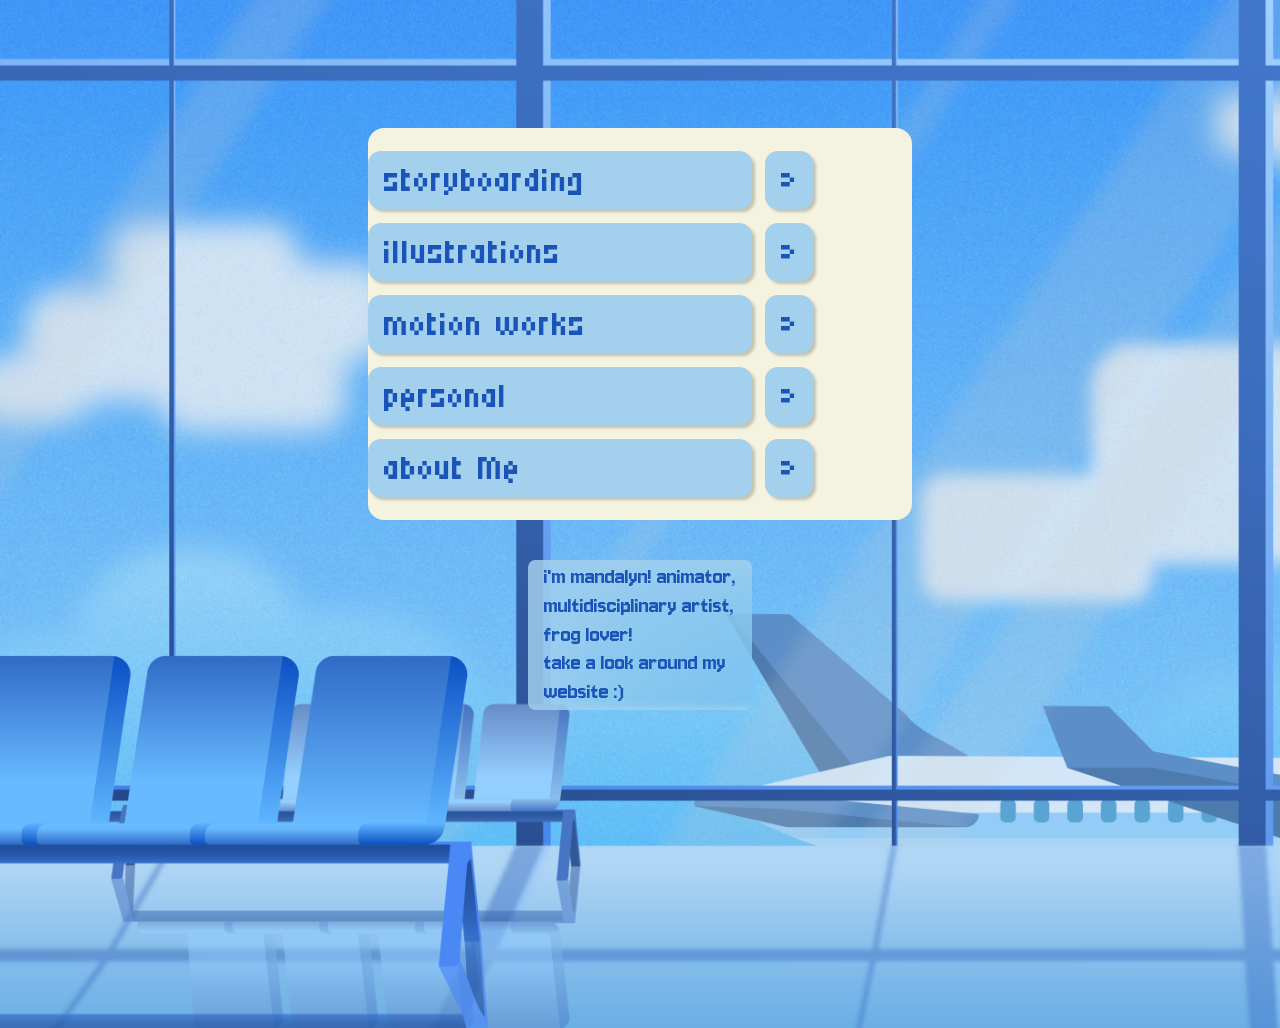
<file: index.html>
<!DOCTYPE html>
<html lang="en">
<head>
    <meta charset="UTF-8">
    <meta name="viewport" content="width=device-width, initial-scale=1.0">
    <link href="css/stylesheet.css" rel="stylesheet">
    <title>Document</title>
</head>
<body id="index">

    <nav>
        <ul class="sign">
            <li class="sign-item">
                <a href="project pages/storyboarding.html" class="pages">storyboarding</a>
                <a href="project pages/storyboarding.html" class="arrow">&gt;</a>
            </li>
            <li class="sign-item">
                <a href="project pages/illustration.html" class="pages">illustrations</a>
                <a href="project pages/illustration.html" class="arrow">&gt;</a>
            </li>
            <li class="sign-item">
                <a href="project pages/motionworks.html" class="pages">motion works</a>
                <a href="project pages/motionworks.html" class="arrow">&gt;</a>
            </li>
            <li class="sign-item">
                <a href="project pages/personal.html" class="pages">personal</a>
                <a href="project pages/personal.html" class="arrow">&gt;</a>
            </li>
            <li class="sign-item">
                <a href="about.html" class="pages">about Me</a>
                <a href="about.html" class="arrow">&gt;</a>
            </li>
        </ul>
    </nav>
    <section class="intro-bubble">
        <p>i'm mandalyn! animator,
        multidisciplinary artist, frog
        lover! <br>
        take a look around my website :&#41;</p>
    </section>
    <!-- <div class="cloud1"><img src="images/index/Cloud 1.png"></div> -->
</body>
</html>
</file>
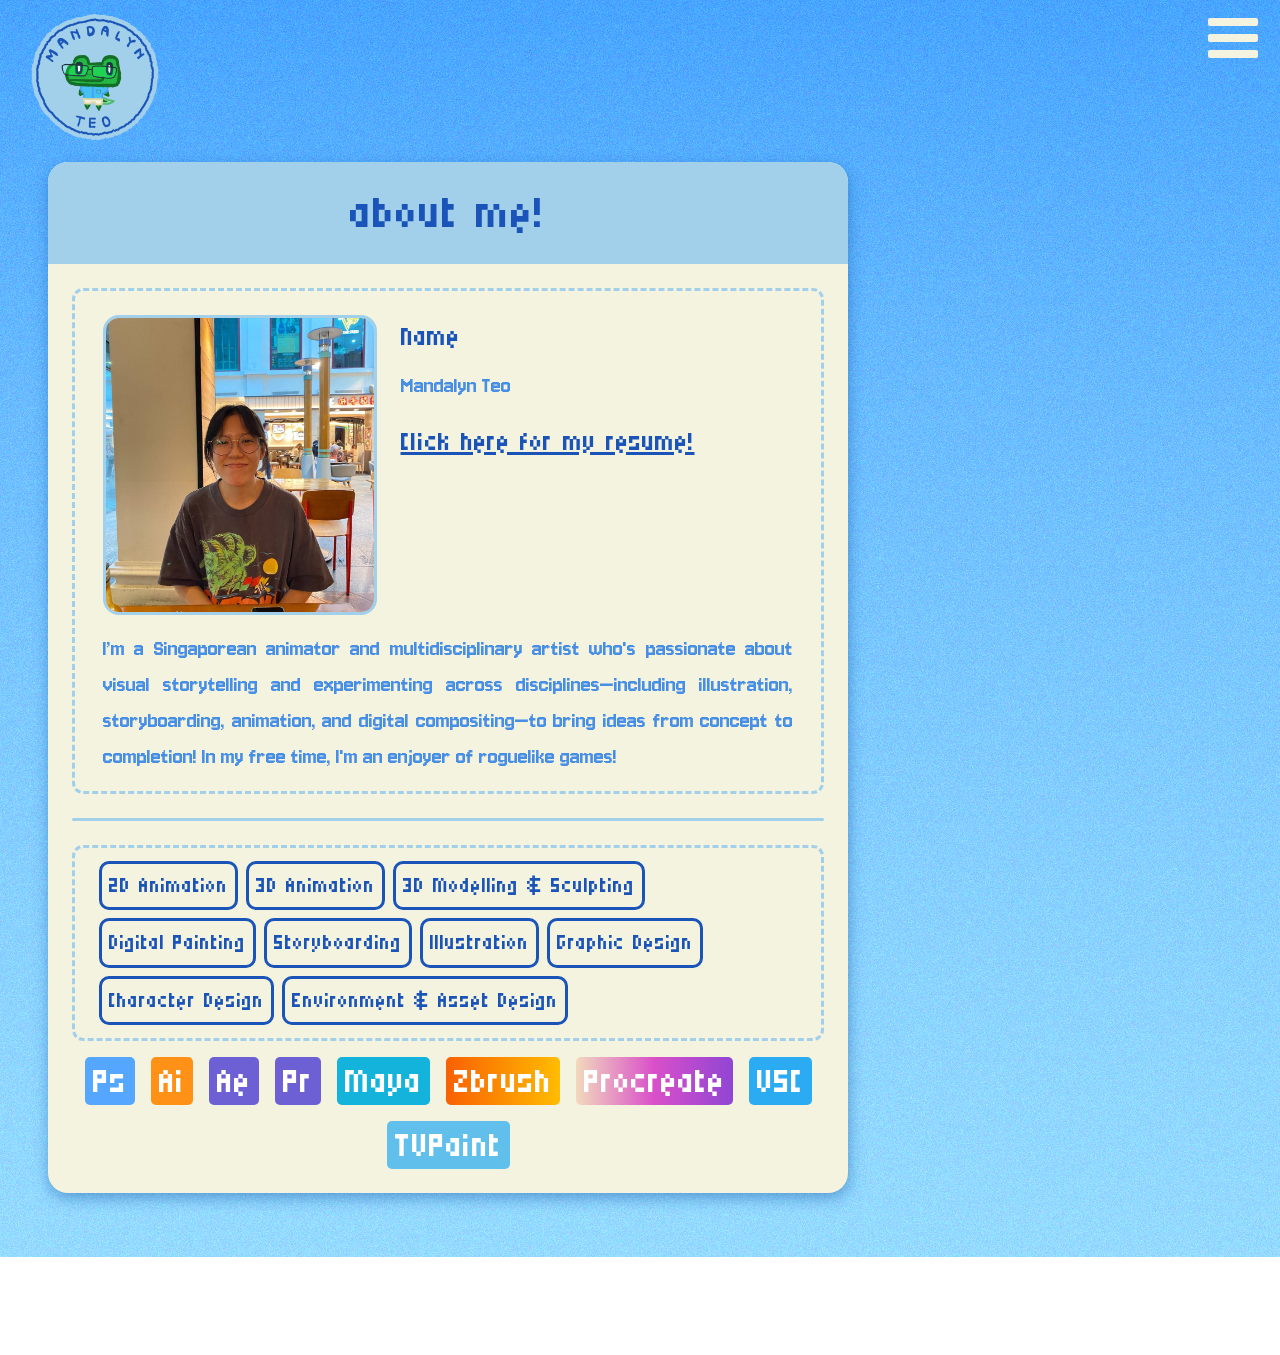
<file: about.html>
<!DOCTYPE html>
<html lang="en">
<head>
    <meta charset="UTF-8">
    <meta name="viewport" content="width=device-width, initial-scale=1.0">
    <link href="css/stylesheet.css" rel="stylesheet">
    <link href="https://cdn.jsdelivr.net/npm/bootstrap@5.3.8/dist/css/bootstrap.min.css" rel="stylesheet" integrity="sha384-sRIl4kxILFvY47J16cr9ZwB07vP4J8+LH7qKQnuqkuIAvNWLzeN8tE5YBujZqJLB" crossorigin="anonymous">
</head>
<body id="about">
    <div class="passport mx-5">

        <a href="index.html" id="logo">
            <img src="images/about/logo.PNG">
        </a>

        <nav class="site-nav">
                <input type="checkbox" id="navToggle" hidden>
                <label class="hamburger" for="navToggle">
                <span></span><span></span><span></span>
                </label>
                <ul class="dropdown-nav" id="navMenu">
                    <li><a href="project pages/storyboarding.html">Storyboarding</a></li>
                    <li><a href="project pages/illustration.html">Illustrations</a></li>
                    <li><a href="project pages/motionworks.html">Motion Works</a></li>
                    <li><a href="project pages/personal.html">Personal</a></li>
                    <li><a href="about.html">About me</a></li>
                </ul>
        </nav>

        <div class="passport-header">
            <h2>about me!</h2>
        </div>

        <div class="top-page row mx-4">
            <div class="profile-pic col-7 col-md-5">
                <img src="images/about/profile pic.jpg">
            </div>
            <div class="col-5 col-md-7">
                <h3>Name</h3>
                <p>Mandalyn Teo</p>
                <div class="resume-link">
                    <a href="https://drive.google.com/drive/u/1/folders/1RSd5Pr2sgLok0hjcR-ylzXyBPuQhSLTz">
                        <h3>
                            Click here for my resume!
                        </h3>
                    </a>
                </div>
            </div>
            <div class="summary col-12 mt-3">
                <p>
                    I’m a Singaporean animator and multidisciplinary artist who's passionate about visual storytelling and experimenting across disciplines—including illustration, storyboarding, animation, and digital compositing—to bring ideas from concept to completion! In my free time, I'm an enjoyer of roguelike games! 
                </p>
            </div>
        </div>

        <div class="section-divider"></div>

        <div class="bottom-page row justify-content-center mx-4">
            <div class="soft-skills">
                <span>2D Animation</span>
                <span>3D Animation</span>
                <span>3D Modelling & Sculpting</span>
                <span>Digital Painting</span>
                <span>Storyboarding</span>
                <span>Illustration</span>
                <span>Graphic Design</span>
                <span>Character Design</span>
                <span>Environment & Asset Design</span>
            </div>
            
            <div class="softwares mb-4">
                <span id="ps">Ps</span>
                <span id="ai">Ai</span>
                <span id="ae">Ae</span>
                <span id="pr">Pr</span>
                <span id="maya">Maya</span>
                <span id="zbrush">Zbrush</span>
                <span id="procreate">Procreate</span>
                <span id="vsc">VSC</span>
                <span id="tvpaint">TVPaint</span>
            </div>

        </div>

        
    </div>
</body>
</html>
</file>
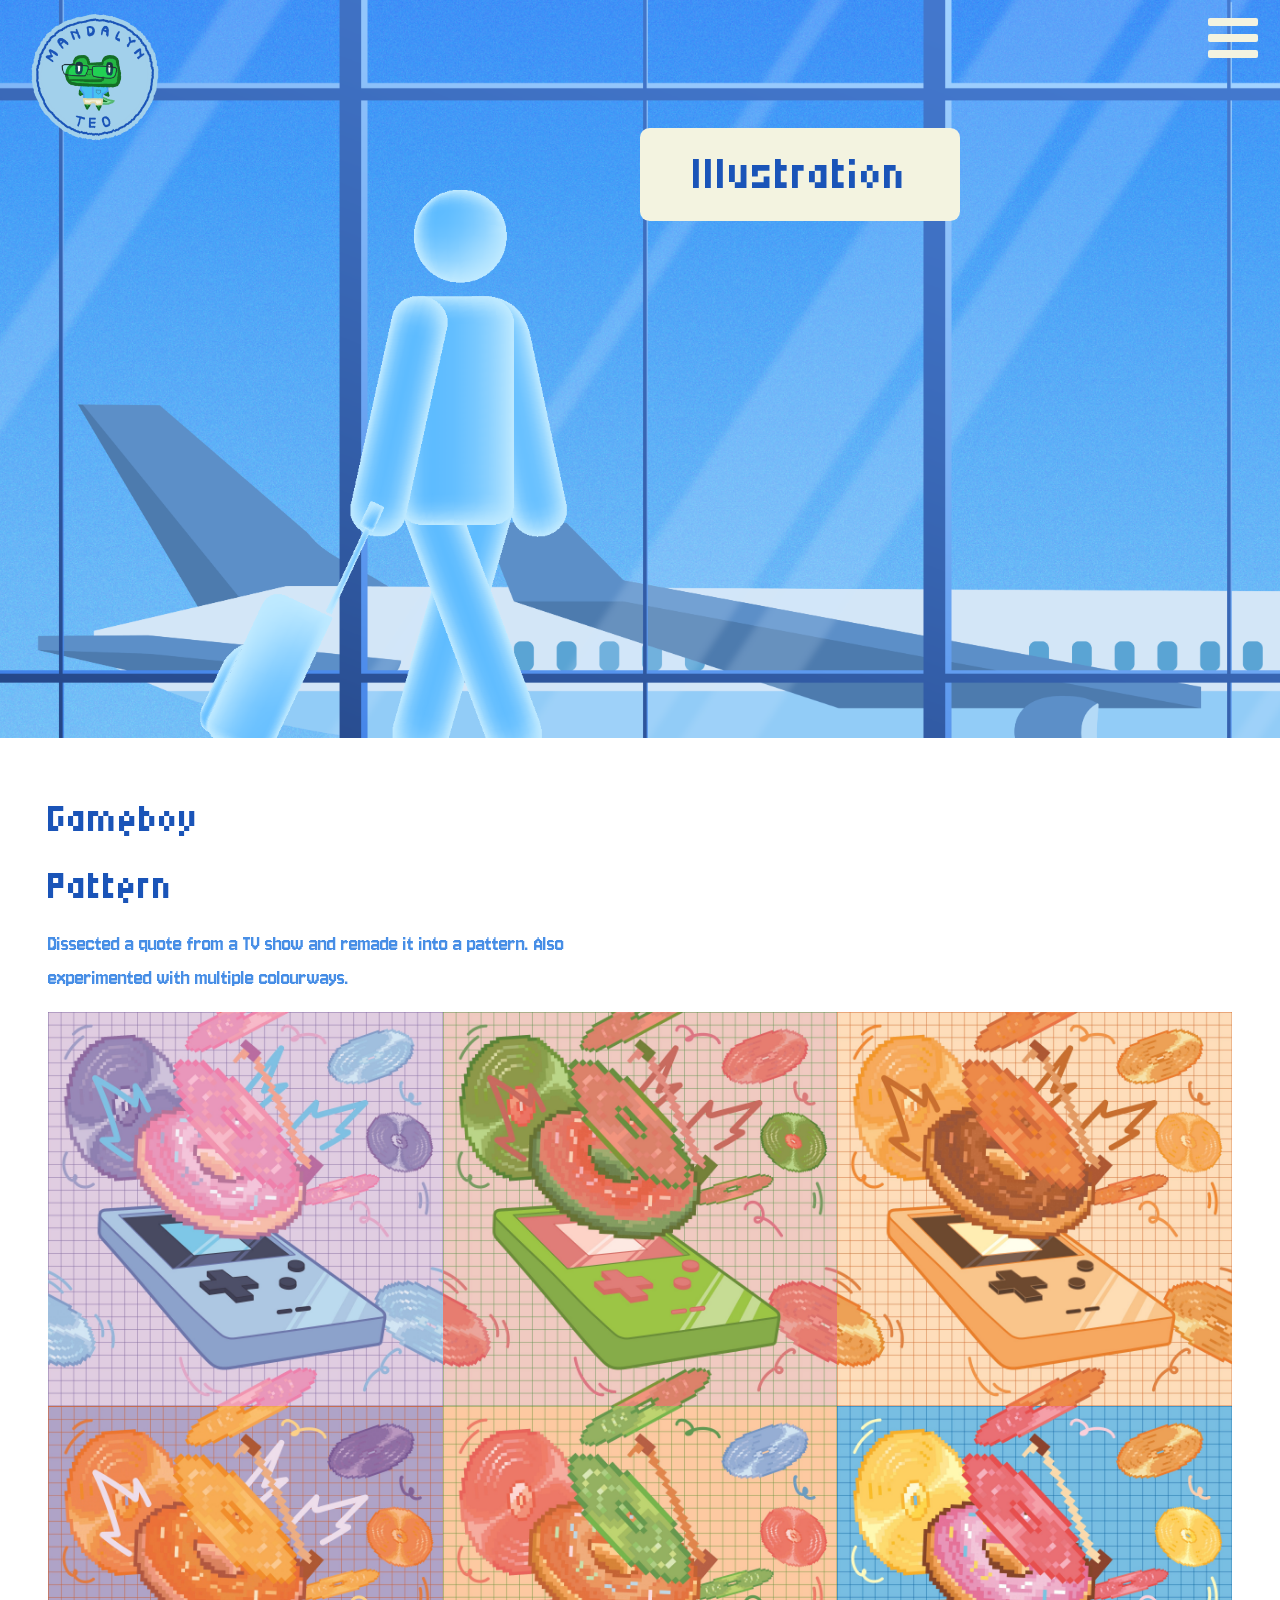
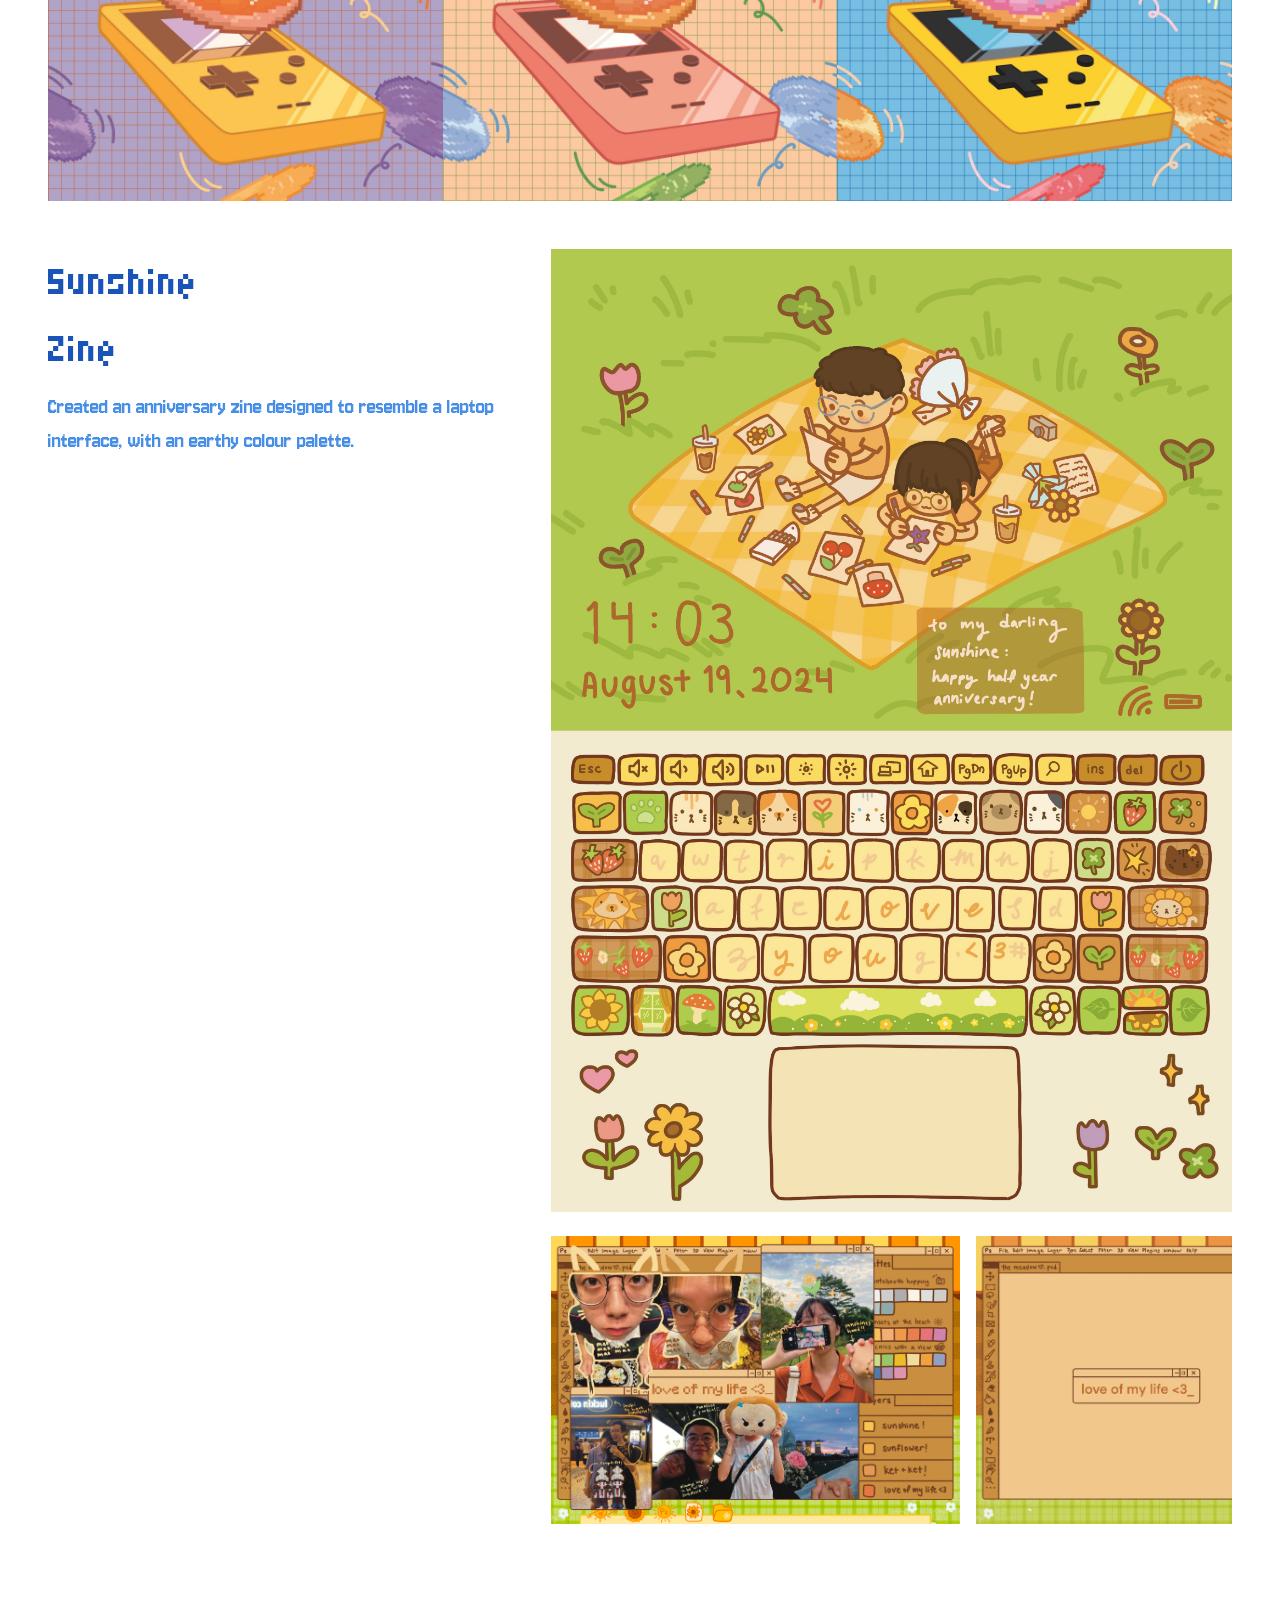
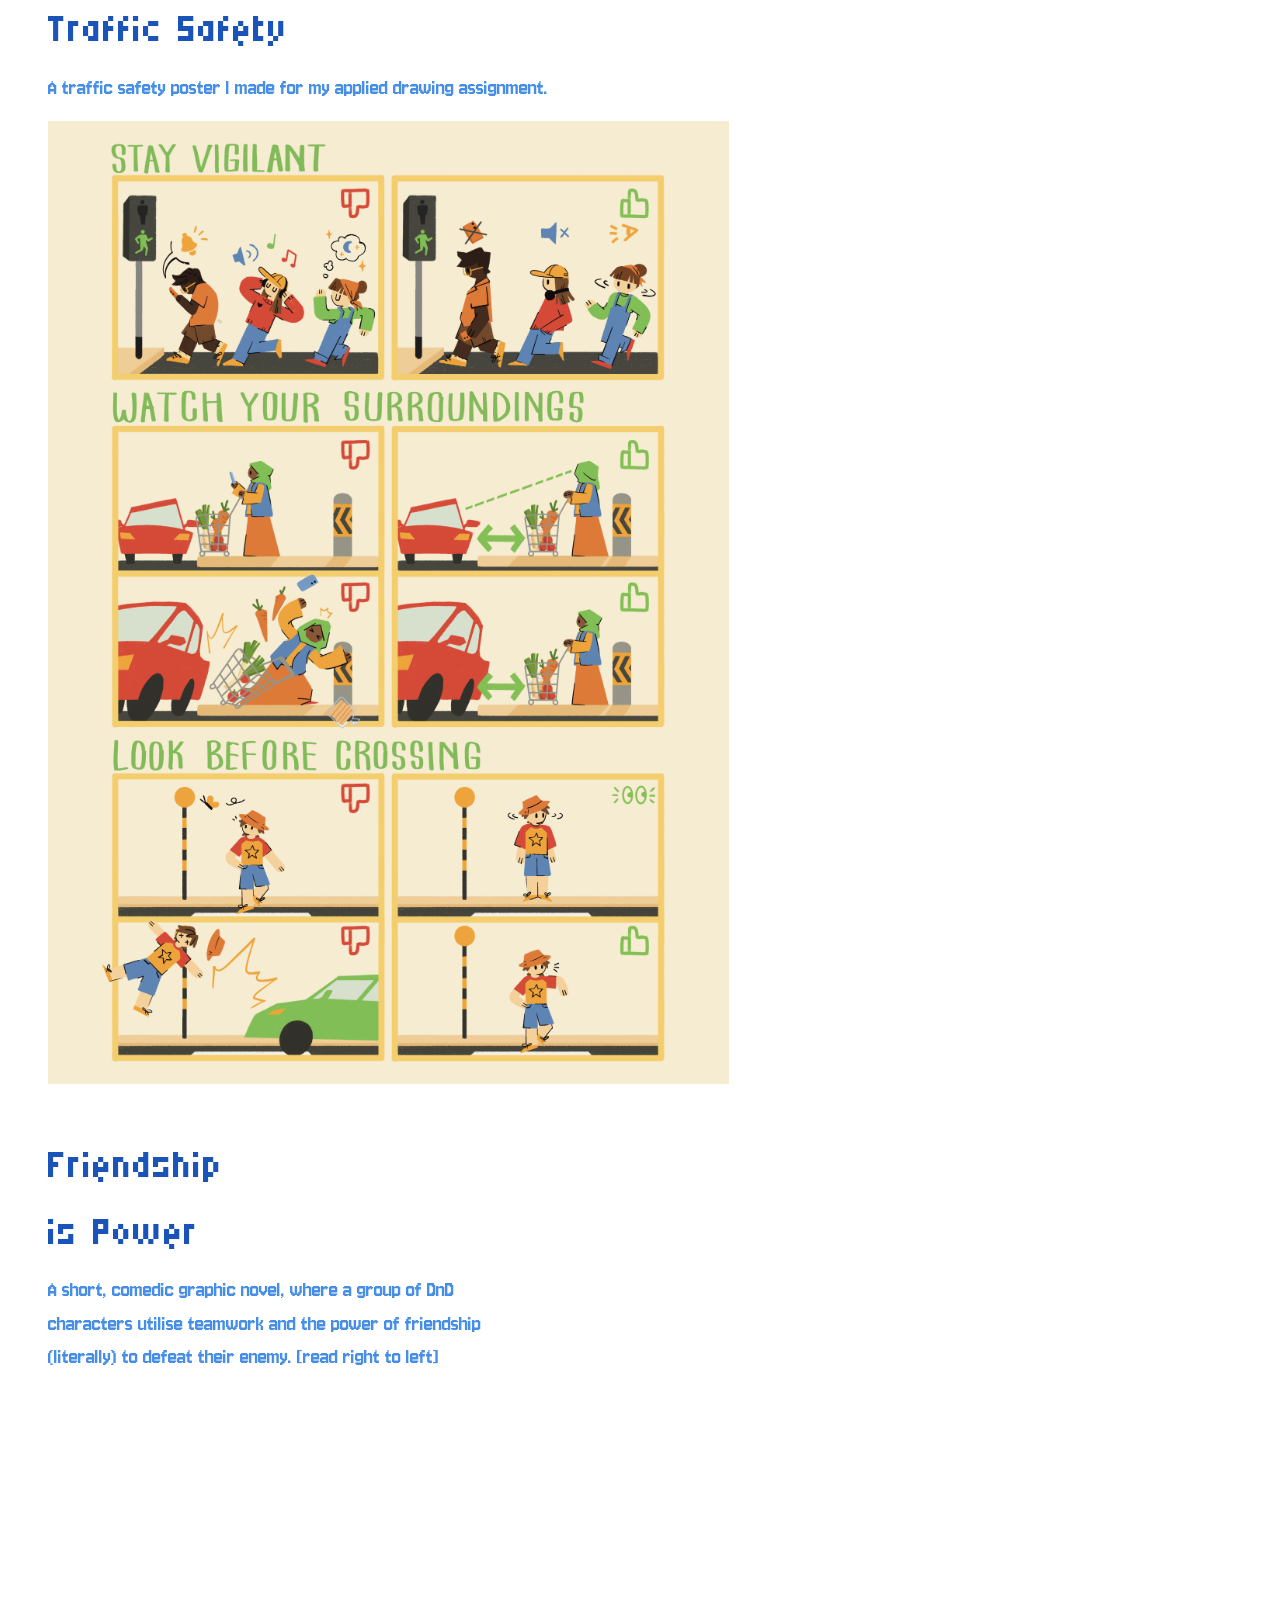
<file: project pages/illustration.html>
<!DOCTYPE html>
<html lang="en">
<head>
    <meta charset="UTF-8">
    <meta name="viewport" content="width=device-width, initial-scale=1.0">
    <link href="../css/stylesheet.css" rel="stylesheet">
    <link href="https://cdn.jsdelivr.net/npm/bootstrap@5.3.8/dist/css/bootstrap.min.css" rel="stylesheet" integrity="sha384-sRIl4kxILFvY47J16cr9ZwB07vP4J8+LH7qKQnuqkuIAvNWLzeN8tE5YBujZqJLB" crossorigin="anonymous">
</head>
<body id="projectpages">
    <header class="header-container">
        <div class="header-row position-relative">
            <h1 class="col-md-6 offset-3 col-lg-3 offset-lg-6 ">Illustration</h1>
            <div class="avatar">
                <img src="../images/SVG/avatar with luggage.svg">
            </div>
        </div>
    </header>

    <a href="../index.html" id="logo">
        <img src="../images/about/logo.PNG">
    </a>

    <nav class="site-nav">
        <input type="checkbox" id="navToggle" hidden>
        <label class="hamburger" for="navToggle">
        <span></span><span></span><span></span>
        </label>
        <ul class="dropdown-nav" id="navMenu">
            <li><a href="storyboarding.html">Storyboarding</a></li>
            <li><a href="illustration.html">Illustrations</a></li>
            <li><a href="motionworks.html">Motion Works</a></li>
            <li><a href="personal.html">Personal</a></li>
            <li><a href="../about.html">About me</a></li>
        </ul>
    </nav>

    <div class="projectcontent-container mx-5 my-5">
        <div class="row">
            <div class="col-lg-6">
                <div class="col-4">
                    <h2>Gameboy Pattern</h2>
                </div>
                <div>
                    <p>Dissected a quote from a TV show and remade it into a pattern. Also experimented with multiple colourways.
                    </p>
                </div>
            </div> <!-- content desc -->
        </div>

        <div class="row g-0 mb-5">
            <div class="col-6 col-lg-4">
                <div class="gameboy">
                    <img src="../images/illustration/fdn2d/analogous colour scheme.jpeg">
                </div>
            </div>
            <div class="col-6 col-lg-4">
                <div class="gameboy">
                    <img src="../images/illustration/fdn2d/complementary colour scheme.jpeg">
                </div>
            </div>
            <div class="col-6 col-lg-4">
                <div class="gameboy">
                    <img src="../images/illustration/fdn2d/monochromatic colour scheme alt.jpeg">
                </div>
            </div>
            <div class="col-6 col-lg-4">
                <div class="gameboy">
                    <img src="../images/illustration/fdn2d/split complementary colour scheme.jpeg">
                </div>
            </div>
            <div class="col-6 col-lg-4">
                <div class="gameboy">
                    <img src="../images/illustration/fdn2d/tetradic colour scheme1.jpeg">
                </div>
            </div>
            <div class="col-6 col-lg-4">
                <div class="gameboy">
                    <img src="../images/illustration/fdn2d/triadic colour scheme2.jpeg">
                </div>
            </div>
        </div>

        <div class="row my-5">
            <div class="col-lg-5">
                <div class="col-lg-5">
                    <h2>Sunshine Zine</h2>
                </div>
                <div>
                    <p>Created an anniversary zine designed to resemble a laptop interface, with an earthy colour palette.
                    </p>
                </div>
            </div> <!-- content desc -->

            <div class="col-lg-7">
                <div class="showcase row">
                    <div class="sunshine-zine">
                        <img src="../images/illustration/sunshine zine/zine_cover_page.jpg">
                     </div>
                </div> 

                <div class="my-4">
                    <div class="gallery-carousel">
                        <!-- <button class="gallery-arrow gallery-arrow--left" data-target="galleryTrack2">&#8249;</button> -->
                            <div class="gallery-track" id="galleryTrack2">
                                <div class="gallery-item">
                                    <img src="../images/illustration/sunshine zine/sunshine3.jpg">
                                </div>
                                <div class="gallery-item">
                                    <img src="../images/illustration/sunshine zine/IMG_0588.JPG">
                                </div>
                                <div class="gallery-item">
                                    <img src="../images/illustration/sunshine zine/IMG_0587.JPG">
                                </div>
                            </div>
                        <!-- <button class="gallery-arrow gallery-arrow--right" data-target="galleryTrack2">&#8250;</button> -->
                    </div>
                </div> <!-- carousel -->
            </div> <!-- col-lg-8 -->
            
        </div> <!-- row -->

        <div class="row my-5">
            <div class="col-lg-5">
                <h2>Traffic Safety</h2>
            </div>
            <div>
                <p>
                    A traffic safety poster I made for my applied drawing assignment.
                </p>
            </div>

            <div class="col-lg-7">
                <div class="showcase row">
                    <img src="../images/illustration/traffic_poster.png">
                </div>
            </div>
        </div>

        <div class="row my-5">
            <div class="col-lg-5">
                <div class="col-lg-5">
                    <h2>Friendship is Power</h2>
                </div>
                <div>
                    <p>A short, comedic graphic novel, where a group of DnD characters utilise teamwork and the power of friendship (literally) to defeat their enemy.
                    [read right to left]
                    </p>
                </div>
            </div> <!-- content desc -->

            <div class="col-lg-7">
                <div class="showcase row">
                    <div class="storyboard-pdf">
                        <iframe src="https://drive.google.com/file/d/17xidHO_v4-GfJUpp6JbgSR1Zw_OCwTbq/preview" 
                        style="width:100%; aspect-ratio: 560/790; border: none; border-radius: 6px;"></iframe>
                    </div>
                </div> 
            </div> <!-- col-lg-8 -->
        </div> <!-- row -->

    </div>

    <div>
        <button onclick="topFunction()" id="myBtn" title="Go to top">&#8593</button>
    </div>

    <script src="../js/gallery.js"></script>

</body>
</html>
</file>
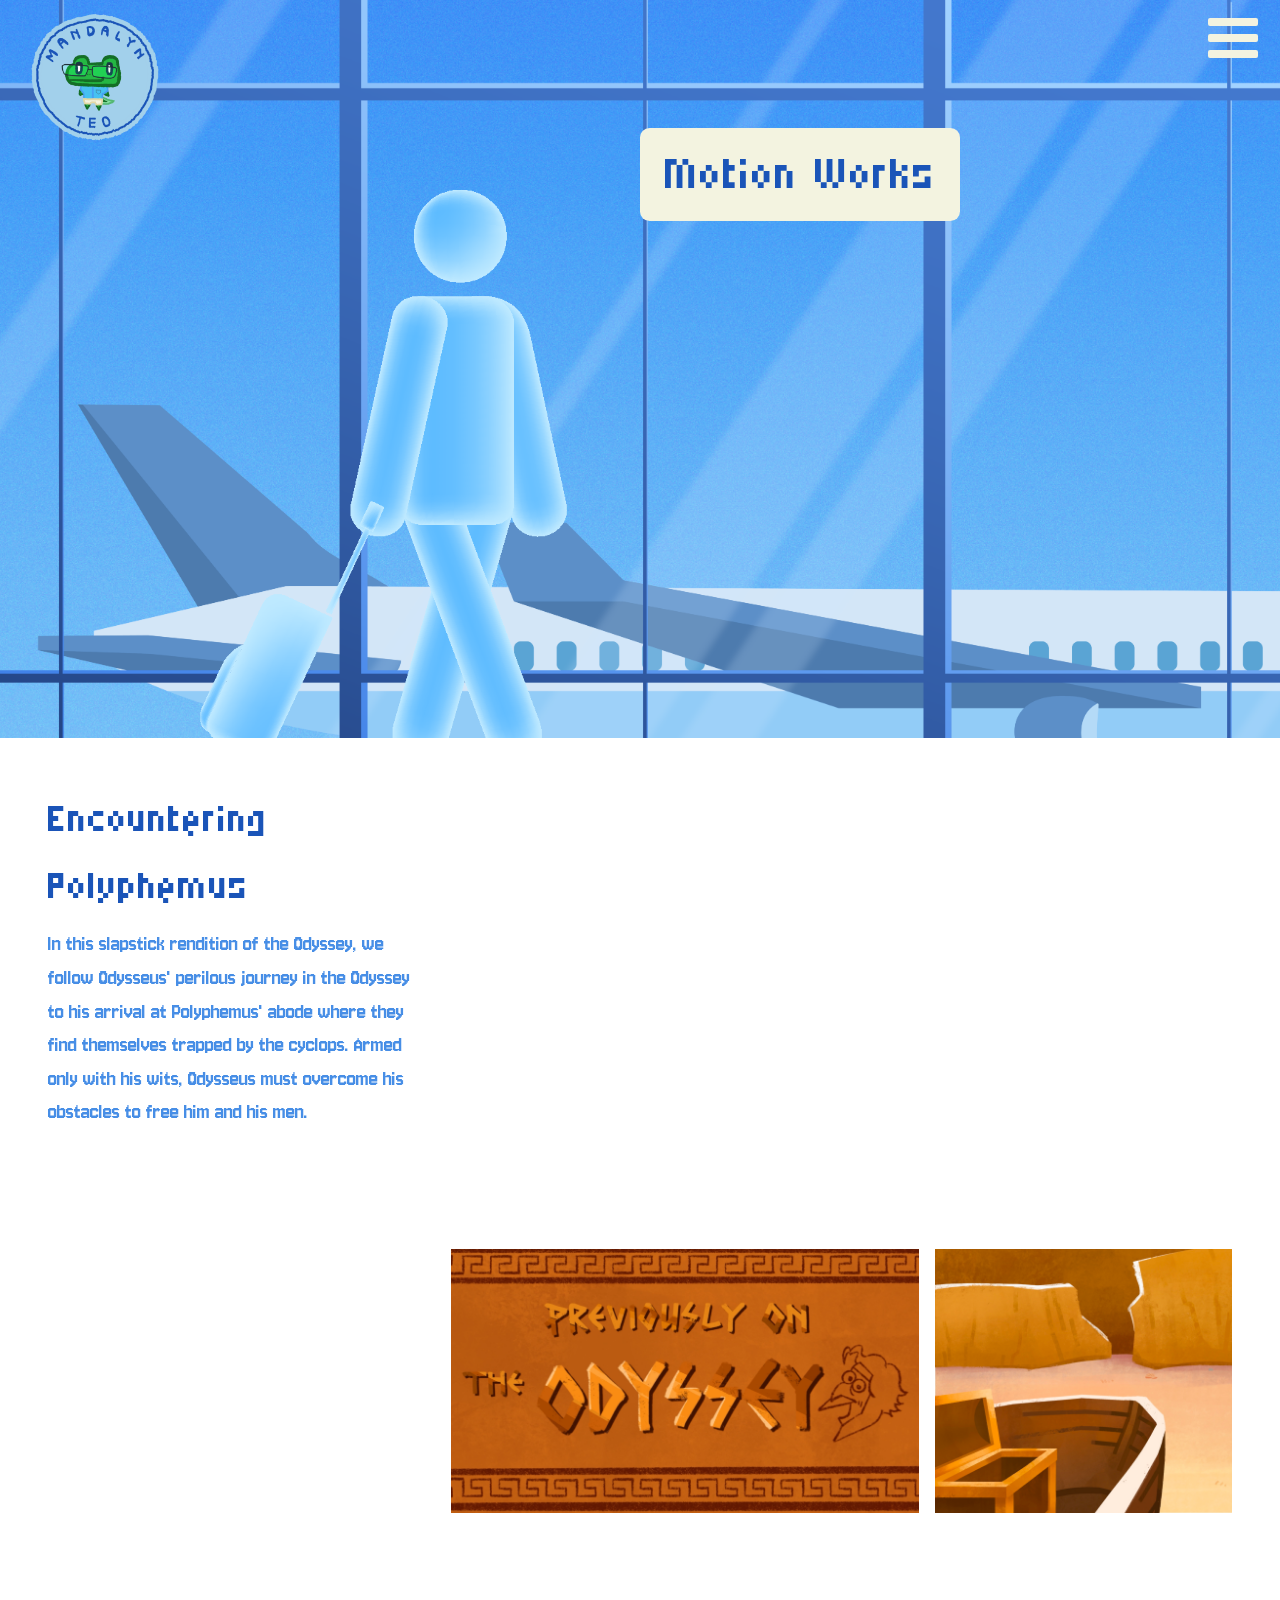
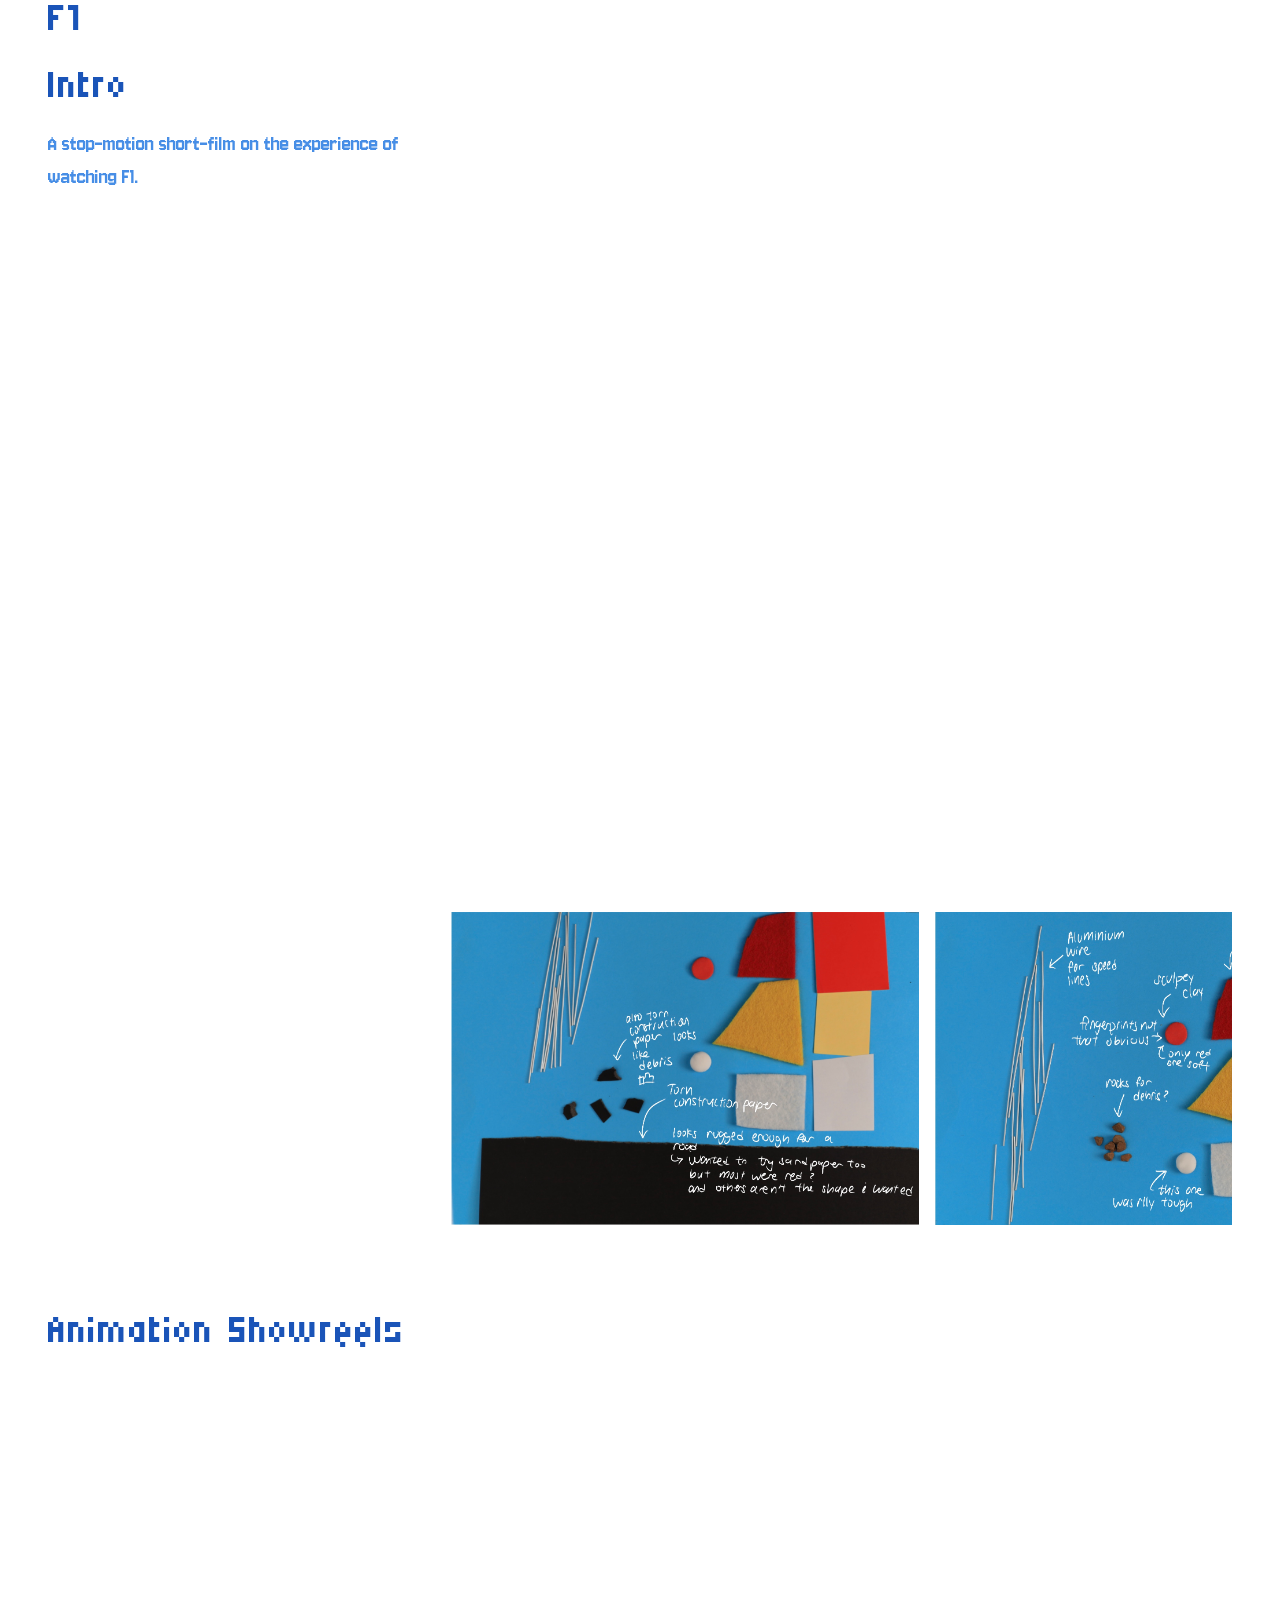
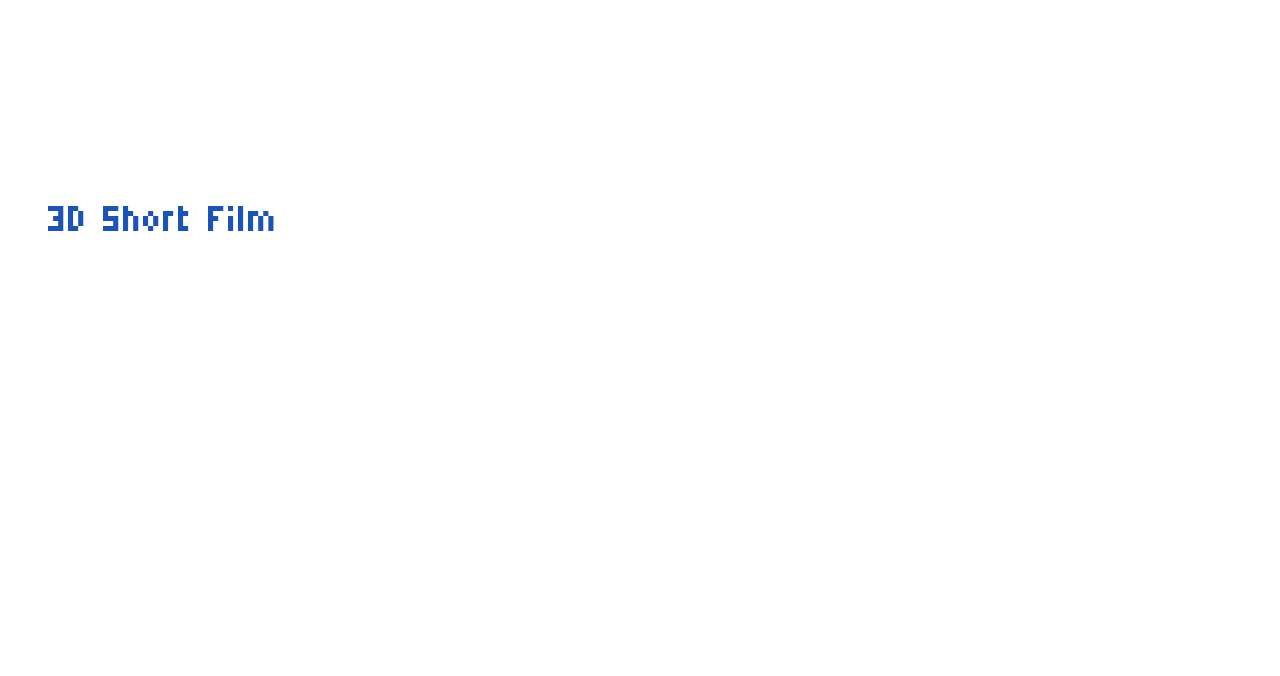
<file: project pages/motionworks.html>
<!DOCTYPE html>
<html lang="en">
<head>
    <meta charset="UTF-8">
    <meta name="viewport" content="width=device-width, initial-scale=1.0">
    <link href="../css/stylesheet.css" rel="stylesheet">
    <link href="https://cdn.jsdelivr.net/npm/bootstrap@5.3.8/dist/css/bootstrap.min.css" rel="stylesheet" integrity="sha384-sRIl4kxILFvY47J16cr9ZwB07vP4J8+LH7qKQnuqkuIAvNWLzeN8tE5YBujZqJLB" crossorigin="anonymous">
    <title>Motion Works</title>
</head>
<body id="projectpages">

    <header class="header-container">
        <div class="header-row position-relative">
            <h1 class="col-6 offset-3 col-lg-3 offset-lg-6 ">Motion Works</h1>
            <div class="avatar">
                <img src="../images/SVG/avatar with luggage.svg">
            </div>
        </div>
    </header>

    <a href="../index.html" id="logo">
        <img src="../images/about/logo.PNG">
    </a>

    <nav class="site-nav">
        <input type="checkbox" id="navToggle" hidden>
        <label class="hamburger" for="navToggle">
        <span></span><span></span><span></span>
        </label>
        <ul class="dropdown-nav" id="navMenu">
            <li><a href="storyboarding.html">Storyboarding</a></li>
            <li><a href="illustration.html">Illustrations</a></li>
            <li><a href="motionworks.html">Motion Works</a></li>
            <li><a href="personal.html">Personal</a></li>
            <li><a href="../about.html">About me</a></li>
        </ul>
    </nav>

    <div class="projectcontent-container mx-5 my-5">
        <div class="row my-5">
            <div class="col-lg-4">
                <div class="col-4">
                    <h2>Encountering Polyphemus</h2>
                </div>
                <div>
                    <p>In this slapstick rendition of the Odyssey, we follow Odysseus' perilous journey in the Odyssey to his arrival at Polyphemus' abode where they find themselves trapped by the cyclops. Armed only with his wits, Odysseus must overcome his obstacles to free him and his men. 
                    </p>
                </div>
            </div> <!-- content desc -->

            <div class="col-lg-8">
                <div class="ratio ratio-16x9">
                    <iframe src="https://www.youtube.com/embed/MMxXjVPCqVo" title="Animation Seminar: Encountering Polyphemus" frameborder="0" allow="accelerometer; autoplay; clipboard-write; encrypted-media; gyroscope; picture-in-picture; web-share" referrerpolicy="strict-origin-when-cross-origin" allowfullscreen>
                    </iframe>
                </div>  <!-- video -->

                <div class="my-4">
                    <div class="gallery-carousel">
                        <!-- <button class="gallery-arrow gallery-arrow--left" data-target="galleryTrack1">&#8249;</button> -->
                            <div class="gallery-track" id="galleryTrack1">
                                <div class="gallery-item">
                                    <img src="../images/motionworks/Cover.png">
                                </div>
                                <div class="gallery-item">
                                    <img src="../images/motionworks/ismarus.JPG">
                                </div>
                                <div class="gallery-item">
                                    <img src="../images/motionworks/lotophagi.JPG">
                                </div>
                                <div class="gallery-item">
                                    <img src="../images/motionworks/cave house.JPG">
                                </div>
                                <div class="gallery-item">
                                    <img src="../images/motionworks/cave house ext.JPG">
                                </div>
                                <div class="gallery-item">
                                    <img src="../images/motionworks/romance bg.JPG">
                                </div>
                                <div class="gallery-item">
                                    <img src="../images/motionworks/beachBG.JPG">
                                </div>
                                <div class="gallery-item">
                                    <img src="../images/motionworks/boat.JPG">
                                </div>
                            </div>
                        <!-- <button class="gallery-arrow gallery-arrow--right" data-target="galleryTrack1">&#8250;</button> -->
                    </div>
                </div> <!-- carousel gallery -->
            </div> <!-- col-lg-8 -->

        </div> <!-- row -->

        <div class="row my-5">
            <div class="col-lg-4">
                <div class="col-4">
                    <h2>F1 Intro</h2>
                </div>
                <div>
                    <p>A stop-motion short-film on the experience of watching F1.
                    </p>
                </div>
            </div> <!-- content desc -->

            <div class="col-lg-8">
                <div class="ratio ratio-16x9">
                    <iframe src="https://www.youtube.com/embed/ttSZWozFQko" title="The F1 Experience - Stop Motion Final" frameborder="0" allow="accelerometer; autoplay; clipboard-write; encrypted-media; gyroscope; picture-in-picture; web-share" referrerpolicy="strict-origin-when-cross-origin" allowfullscreen>
                    </iframe>
                </div>  
                <div class="ratio ratio-16x9 mt-4">
                    <iframe src="https://www.youtube.com/embed/MyLq0146i5o" title="StopMo Animatic" frameborder="0" allow="accelerometer; autoplay; clipboard-write; encrypted-media; gyroscope; picture-in-picture; web-share" referrerpolicy="strict-origin-when-cross-origin" allowfullscreen></iframe>
                    </iframe>
                </div>  

                <div class="my-4">
                    <div class="gallery-carousel">
                        <!-- <button class="gallery-arrow gallery-arrow--left" data-target="galleryTrack2">&#8249;</button> -->
                            <div class="gallery-track" id="galleryTrack2">
                                <div class="gallery-item">
                                    <img src="../images/motionworks/stopmo/IMG_0595.JPG">
                                </div>
                                <div class="gallery-item">
                                    <img src="../images/motionworks/stopmo/IMG_0596.JPG">
                                </div>
                                <div class="gallery-item">
                                    <img src="../images/motionworks/stopmo/IMG_0597.JPG">
                                </div>
                                <div class="gallery-item">
                                    <img src="../images/motionworks/stopmo/IMG_0598.JPG">
                                </div>
                            </div>
                        <!-- <button class="gallery-arrow gallery-arrow--right" data-target="galleryTrack2">&#8250;</button> -->
                    </div>
                </div> <!-- carousel -->

            </div> <!-- video -->

        </div> <!-- row -->

        <div class="row">
            <div>
                <div class="col-4 col-lg-12">
                    <h2>Animation Showreels</h2>
                </div>
            </div> <!-- content desc -->
        </div>
        <div class="row mt-2 mb-5">
            <div class="my-3 col-lg-6">
                <div class="ratio ratio-16x9">
                    <iframe src="https://www.youtube.com/embed/OFKzkYLhDjs" title="Principles of Motion - FinalReel" frameborder="0" allow="accelerometer; autoplay; clipboard-write; encrypted-media; gyroscope; picture-in-picture; web-share" referrerpolicy="strict-origin-when-cross-origin" allowfullscreen>
                    </iframe>
                </div>  
            </div>
            <div class="my-3 col-lg-6">
                <div class="ratio ratio-16x9">
                    <iframe src="https://www.youtube.com/embed/sM1wJjDQa_Y" title="3D Character Animation Final Reel" frameborder="0" allow="accelerometer; autoplay; clipboard-write; encrypted-media; gyroscope; picture-in-picture; web-share" referrerpolicy="strict-origin-when-cross-origin" allowfullscreen>
                    </iframe>
                </div>  
            </div>
        </div> <!-- row -->

        <div class="row">
            <div>
                <div class="col-8 col-lg-12">
                    <h2>3D Short Film</h2>
                </div>
            </div> <!-- content desc -->
        </div>
        <div class="row mt-2 mb-5">
            <div class="my-3 col-lg-6">
                <div class="ratio ratio-16x9">
                    <iframe src="https://www.youtube.com/embed/wqolk334gLY" title="little john the hardy plant :)" frameborder="0" allow="accelerometer; autoplay; clipboard-write; encrypted-media; gyroscope; picture-in-picture; web-share" referrerpolicy="strict-origin-when-cross-origin" allowfullscreen>
                    </iframe>
                </div>  
            </div>
        </div> <!-- row -->
    
    </div> <!-- projectcontent-container -->

    <div>
        <button onclick="topFunction()" id="myBtn" title="Go to top">&#8593</button>
    </div>
    
    <script src="../js/gallery.js"></script>
    
</body>
</html>
</file>
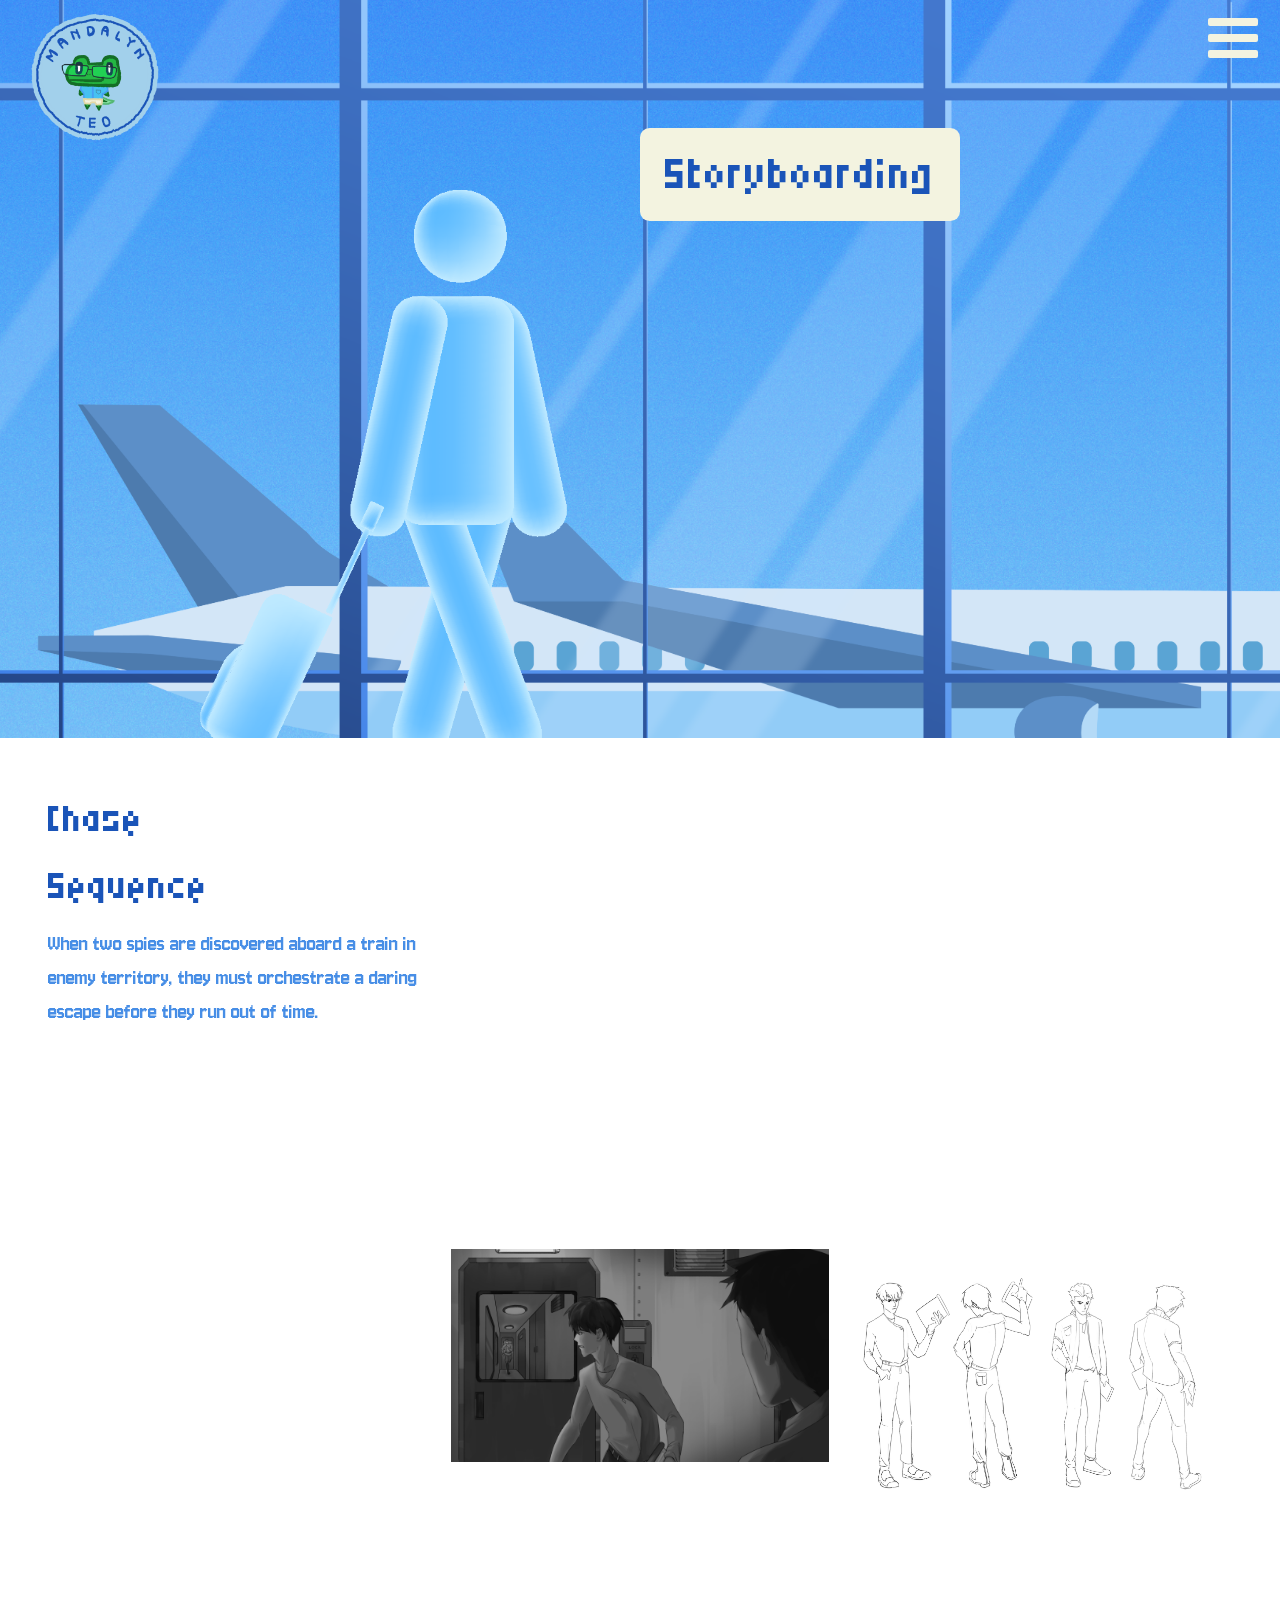
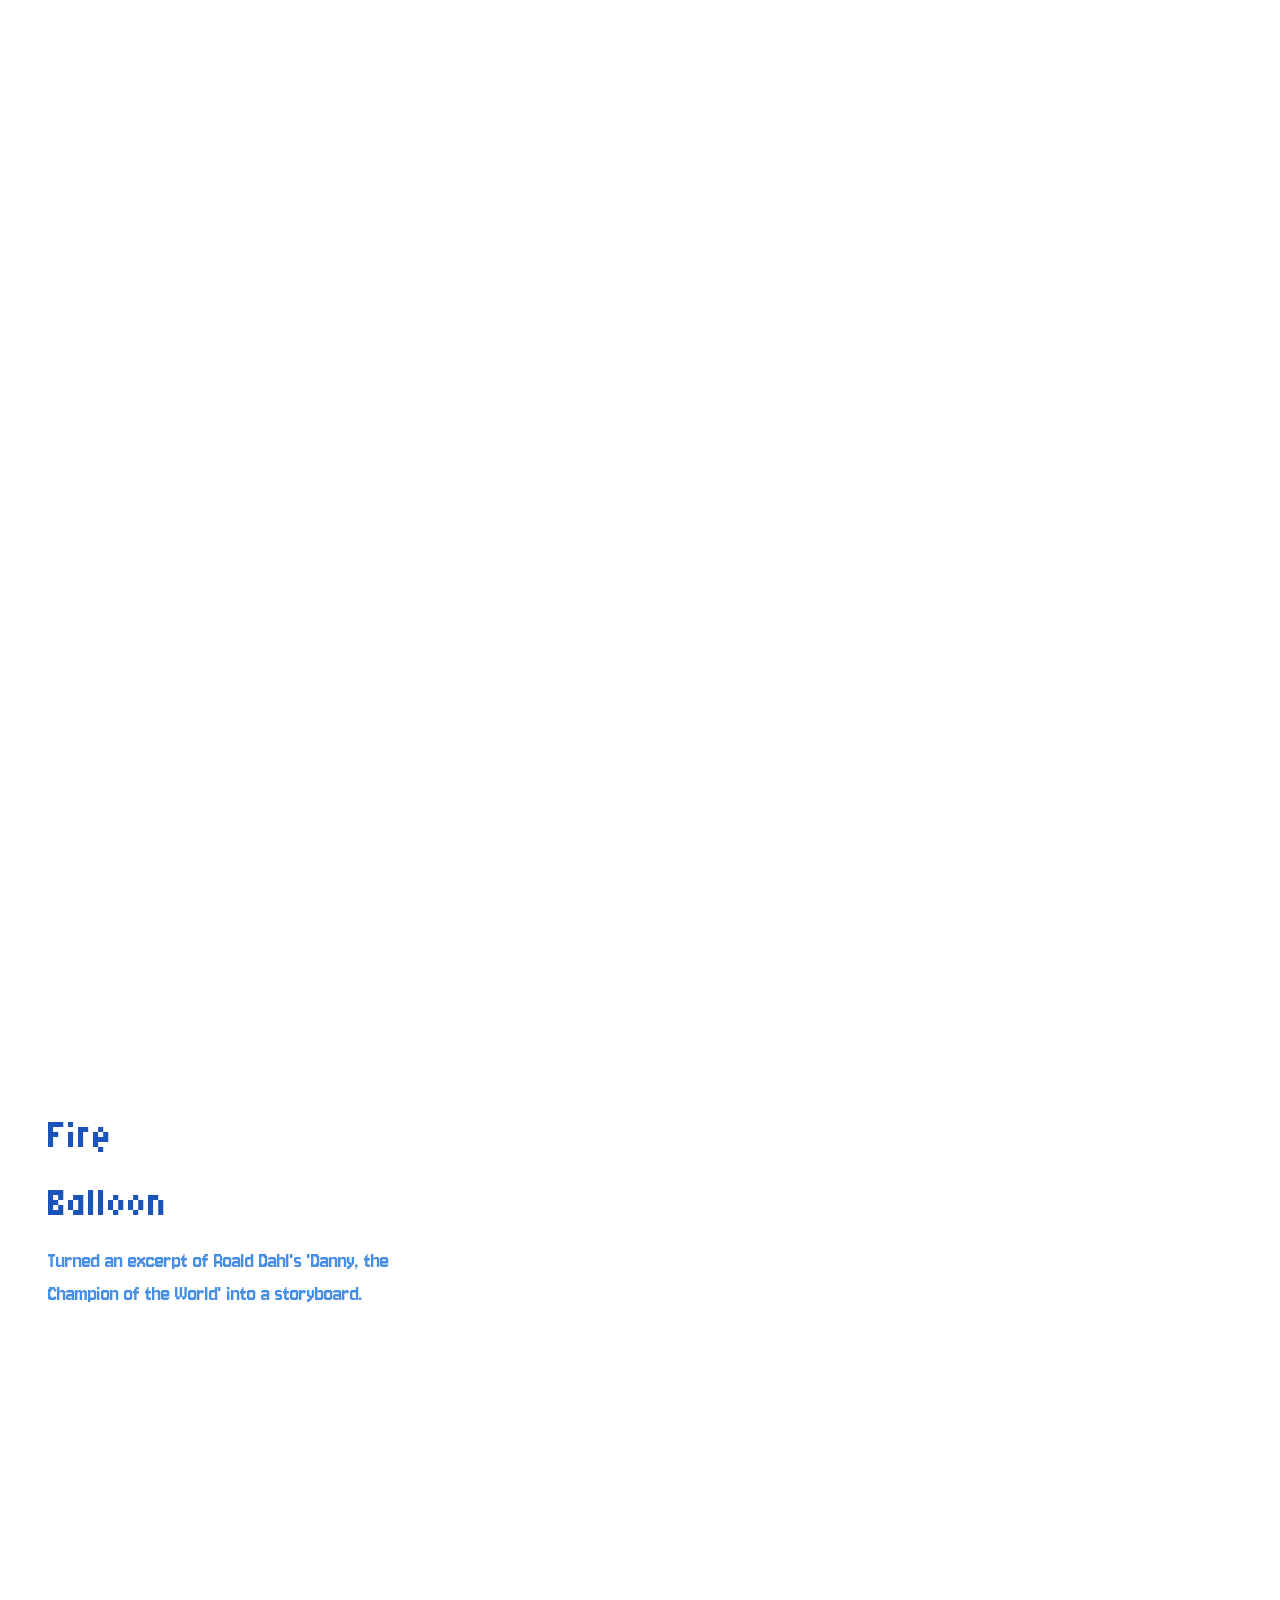
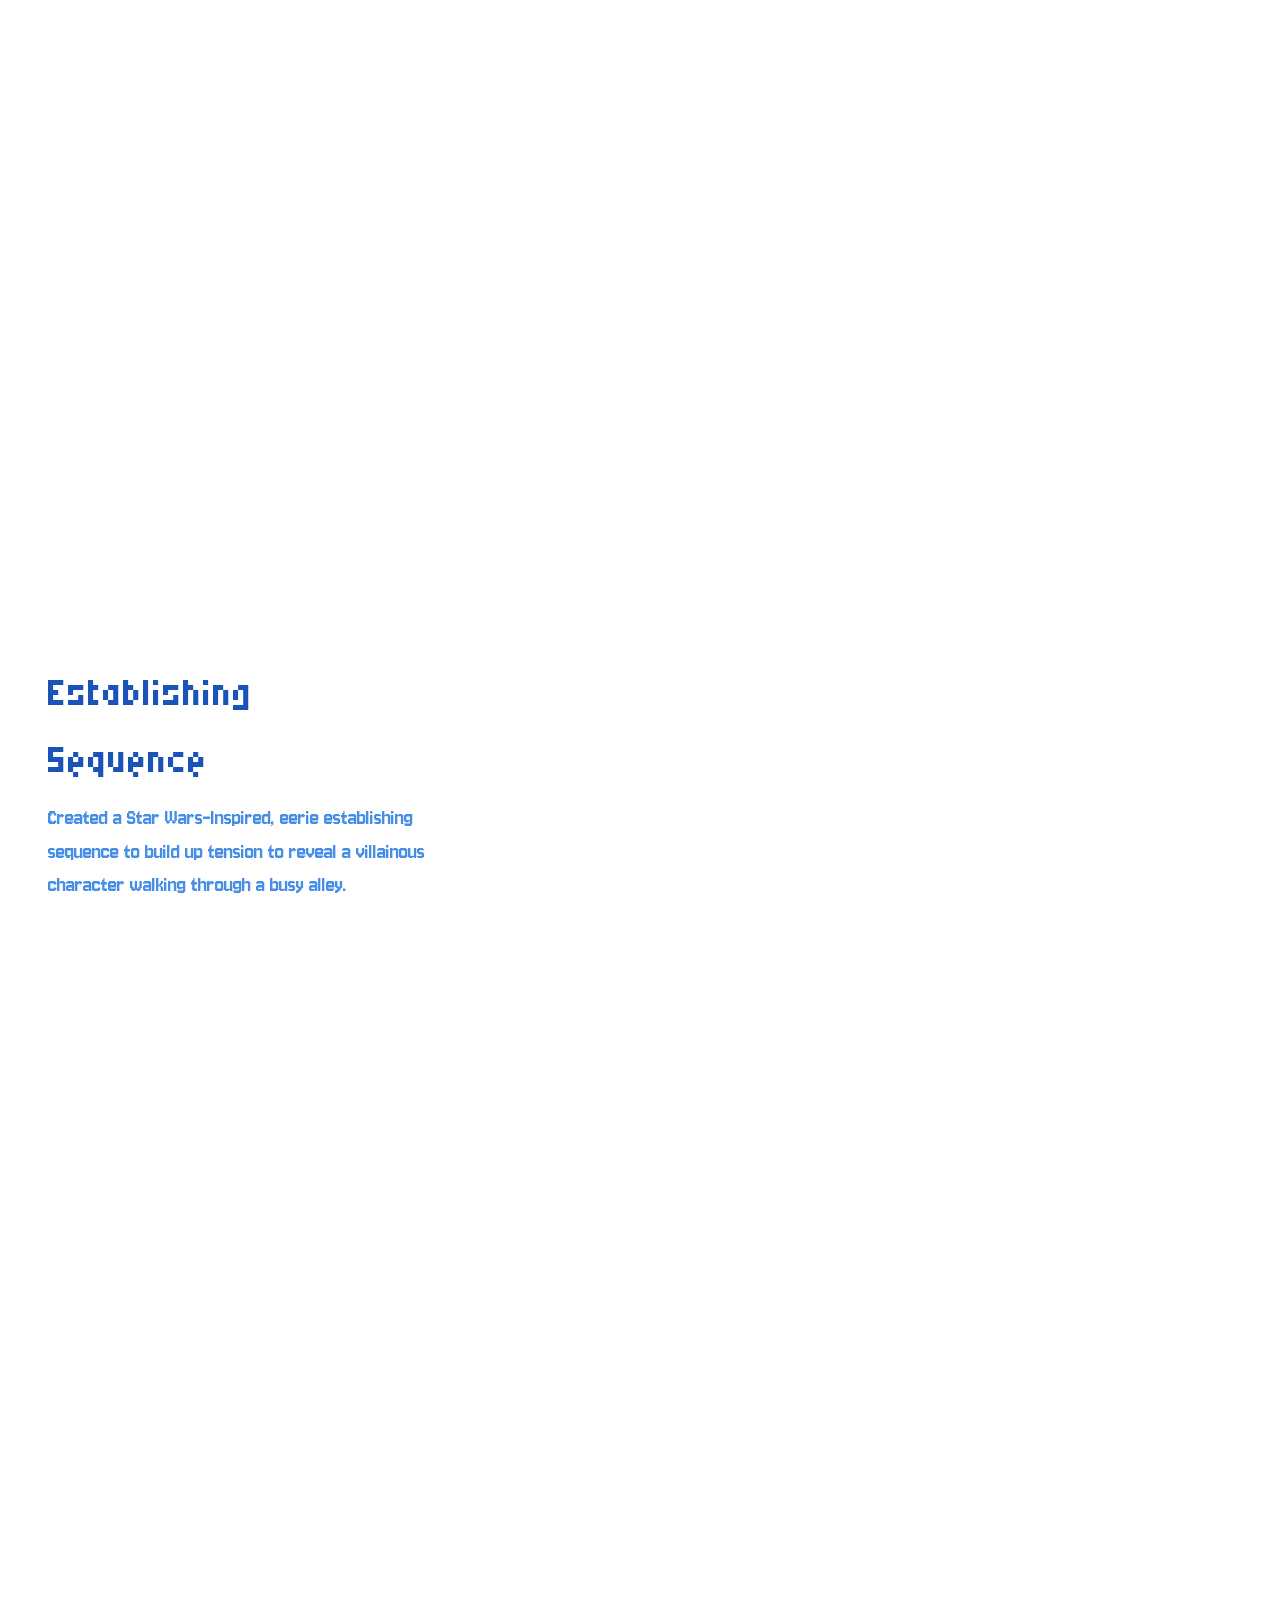
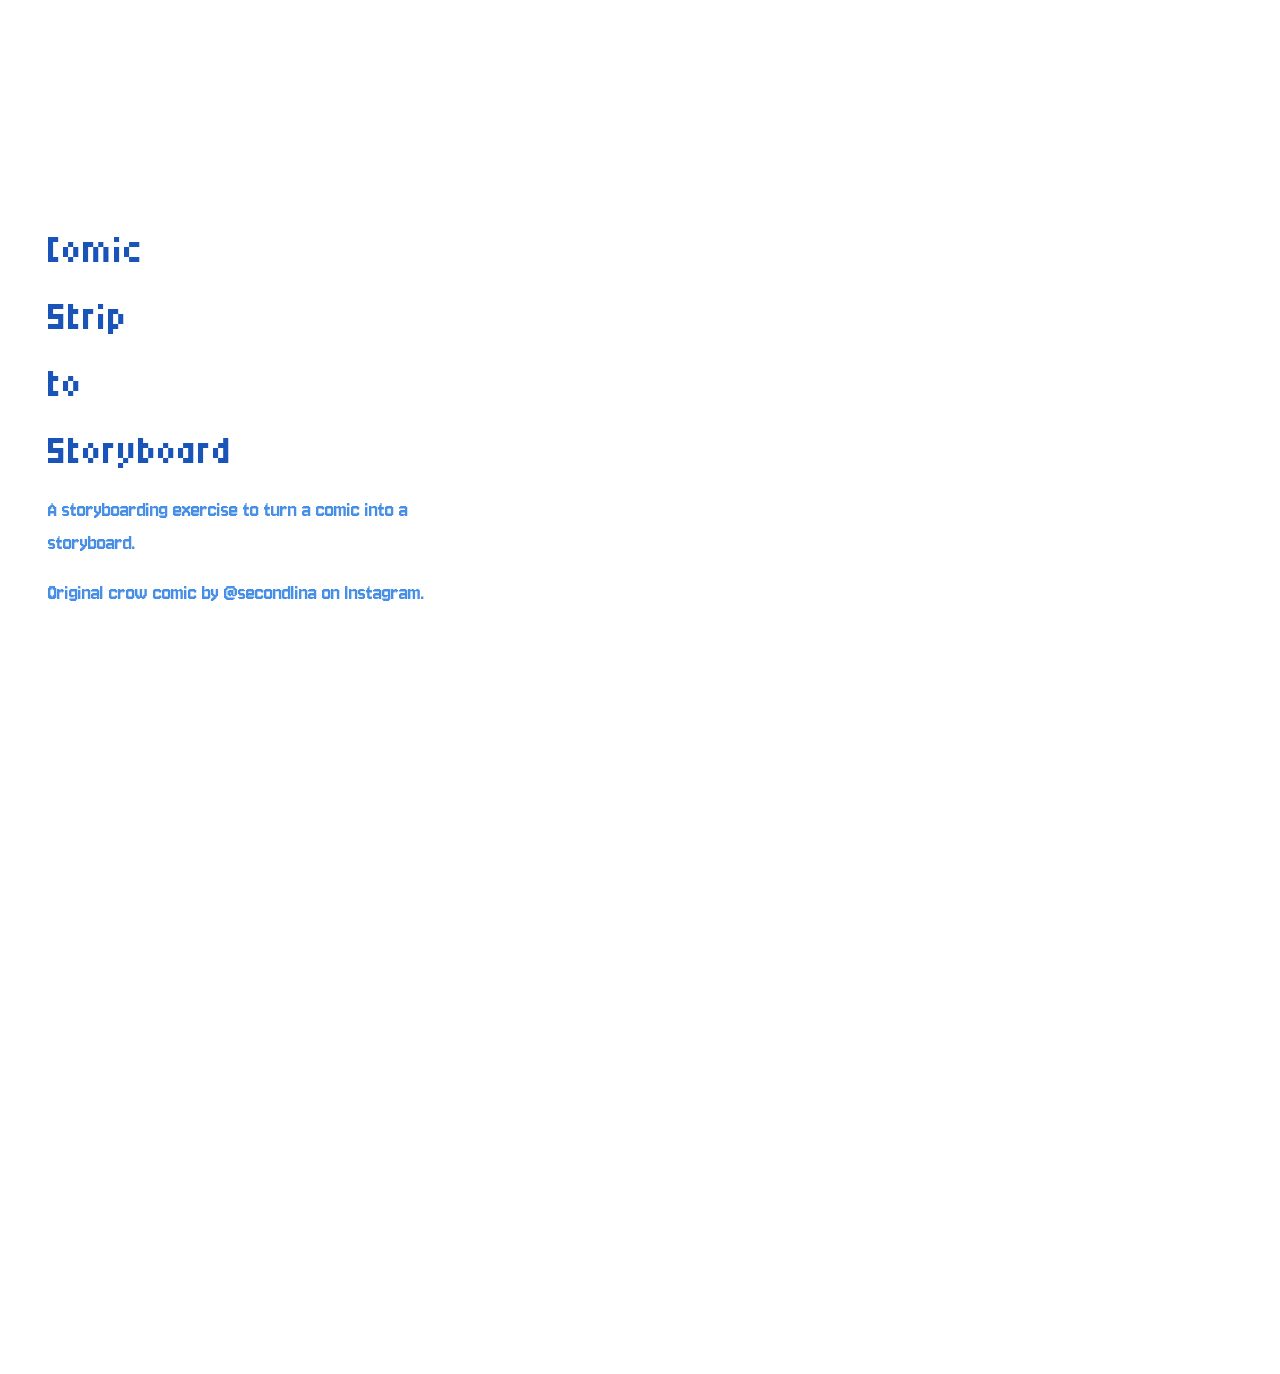
<file: project pages/storyboarding.html>
<!DOCTYPE html>
<html lang="en">
<head>
    <meta charset="UTF-8">
    <meta name="viewport" content="width=device-width, initial-scale=1.0">
    <link href="../css/stylesheet.css" rel="stylesheet">
    <link href="https://cdn.jsdelivr.net/npm/bootstrap@5.3.8/dist/css/bootstrap.min.css" rel="stylesheet" integrity="sha384-sRIl4kxILFvY47J16cr9ZwB07vP4J8+LH7qKQnuqkuIAvNWLzeN8tE5YBujZqJLB" crossorigin="anonymous">
    <title>Document</title>
</head>
<body id="projectpages">
    <header class="header-container">
        <div class="header-row position-relative">
            <h1 class="col-md-6 offset-3 col-lg-3 offset-lg-6 ">Storyboarding</h1>
            <div class="avatar">
                <img src="../images/SVG/avatar with luggage.svg">
            </div>
        </div>
    </header>

    <a href="../index.html" id="logo">
        <img src="../images/about/logo.PNG">
    </a>

    <nav class="site-nav">
        <input type="checkbox" id="navToggle" hidden>
        <label class="hamburger" for="navToggle">
        <span></span><span></span><span></span>
        </label>
        <ul class="dropdown-nav" id="navMenu">
            <li><a href="storyboarding.html">Storyboarding</a></li>
            <li><a href="illustration.html">Illustrations</a></li>
            <li><a href="motionworks.html">Motion Works</a></li>
            <li><a href="personal.html">Personal</a></li>
            <li><a href="../about.html">About me</a></li>
        </ul>
    </nav>

    <div class="projectcontent-container mx-5">
        <div class="row my-5">
            <div class="col-lg-4">
                <div class="col-4">
                    <h2>Chase Sequence</h2>
                </div>
                <div>
                    <p>When two spies are discovered aboard a train in enemy territory, they must orchestrate a daring escape before they run out of time. 
                    </p>
                </div>
                
            </div> <!-- content desc -->

            <div class="col-lg-8">
                <div class="ratio ratio-16x9">
                    <iframe src="https://www.youtube.com/embed/RUx8wXtVEVM" title="Mandalyn Teo Action Sequence Animatic" frameborder="0" allow="accelerometer; autoplay; clipboard-write; encrypted-media; gyroscope; picture-in-picture; web-share" referrerpolicy="strict-origin-when-cross-origin" allowfullscreen>
                    </iframe>
                </div>  <!-- video -->

                <div class="showcase row my-4">
                    <div class="showcase-items col-lg-6">
                        <img src="../images/storyboarding/styleframe final.jpg">
                    </div>
                    <div class="showcase-items my-4 col-lg-6">
                        <img src="../images/storyboarding/character design sheet protags.jpg">
                    </div>
                    <div class="storyboard-pdf">
                        <iframe src="https://drive.google.com/file/d/1ZFuZjgq5T1Evm5tINon3EAvp8ZAKujSR/preview" 
                        style="width:100%; aspect-ratio: 560/790; border: none; border-radius: 6px;"></iframe>
                    </div>
                </div> 
            </div> <!-- col-lg-8 -->
        </div> <!-- row -->

        <div class="row my-5">
            <div class="col-lg-4">
                <div class="col-4">
                    <h2>Fire Balloon</h2>
                </div>
                <div>
                    <p>Turned an excerpt of Roald Dahl's 'Danny, the Champion of the World' into a storyboard. 
                    </p>
                </div>
            </div> <!-- content desc -->

            <div class="col-lg-8">
                <div class="showcase row">
                    <div class="storyboard-pdf">
                        <iframe src="https://drive.google.com/file/d/1x1ir6zeKNuNarbXfHF_HdQZtjQNNj7o8/preview" 
                        style="width:100%; aspect-ratio: 560/790; border: none; border-radius: 6px;"></iframe>
                    </div>
                </div> 
            </div> <!-- col-lg-8 -->
        </div> <!-- row -->

        <div class="row my-5">
            <div class="col-lg-4">
                <div class="col-4">
                    <h2>Establishing Sequence</h2>
                </div>
                <div>
                    <p>Created a Star Wars-Inspired, eerie establishing sequence to build up tension to reveal a villainous character walking through a busy alley. 
                    </p>
                </div>
            </div> <!-- content desc -->

            <div class="col-lg-8">
                <div class="showcase row">
                    <div class="storyboard-pdf">
                        <iframe src="https://drive.google.com/file/d/1vroyCLMNZRlnuwjlQnrJNhry0W7sJ426/preview" 
                        style="width:100%; aspect-ratio: 560/790; border: none; border-radius: 6px;"></iframe>
                    </div>
                </div> 
            </div> <!-- col-lg-8 -->
        </div> <!-- row -->

        <div class="row my-5">
            <div class="col-lg-4">
                <div class="col-lg-4">
                    <h2>Comic Strip to Storyboard</h2>
                </div>
                <div>
                    <p>A storyboarding exercise to turn a comic into a storyboard. 
                    </p>
                    <p>
                        Original crow comic by @secondlina on Instagram.
                    </p>
                </div>
            </div> <!-- content desc -->

            <div class="col-lg-8">
                <div class="showcase row">
                    <div class="storyboard-pdf">
                        <iframe src="https://drive.google.com/file/d/1-tVOFIAXV0kP7bhQp37z2unRAG40hbjO/preview" 
                        style="width:100%; aspect-ratio: 560/790; border: none; border-radius: 6px;"></iframe>
                    </div>
                </div> 
            </div> <!-- col-lg-8 -->
        </div> <!-- row -->



    </div>

    <div>
        <button onclick="topFunction()" id="myBtn" title="Go to top">&#8593</button>
    </div>

    <script src="../js/gallery.js"></script>

</body>
</html>
</file>
<file: css/stylesheet.css>
@import url('https://fonts.googleapis.com/css2?family=Micro+5&display=swap');
@import url('https://fonts.googleapis.com/css2?family=Jersey+10&display=swap');

* {
    margin: 0;
    padding: 0;
    box-sizing: border-box;
}



:root {
    --main-col:#1A54B8;
    --hovermain-col: #76b9e4;
    --divider-col: #a2d0eb;
    --sec-col:#f3f3e0;
    --hoversec-col: #ffffff;
    --visitedmain-col: #07337e;
    --text-col: #478ee6;
}

#myBtn {
  display: none; 
  align-items: center;
  position: fixed; 
  bottom: 20px;
  right: 20px; 
  z-index: 99; 
  border: none; 
  outline: none; 
  font-family:"Micro 5", sans-serif;
  line-height: 1rem;
  font-size: 2rem;
  background-color: var(--main-col); 
  color: white; 
  cursor: pointer; 
  padding: 1rem; 
  border-radius: 10px; 
}

#myBtn:hover {
  background-color: var(--visitedmain-col); 
}

.site-nav {
    position: absolute;
    top: 14px;
    right: 18px;
    z-index: 20;
}

.hamburger {
    display: flex;
    flex-direction: column;
    gap: 8px;
    cursor: pointer;
    padding: 4px;
}

.hamburger span {
    /* display: block; */
    width: 50px;
    height: 8px;
    background: var(--sec-col);
    border-radius: 2px;
}

.dropdown-nav {
    display: none;
    position: absolute;
    right: 0;
    top: 4rem;
    background: var(--sec-col);
    border-radius: 8px;
    min-width: 170px;
    overflow: hidden;
    box-shadow: 0 6px 20px rgba(0,0,0,0.12);
    list-style: none;
    font-family:"Micro 5", sans-serif;
    color: var(--main-col);
    padding: 0;
    margin: 0;
}

#navToggle:checked ~ .dropdown-nav {
    display: block;
}

.dropdown-nav a {
    display: block;
    padding: 11px 20px;
    font-size: 2rem;
    color: var(--main-col);
    text-decoration: none;
    font-weight: 500;
}

.dropdown-nav a:visited{
    color: var(--visitedmain-col);
    
}

.dropdown-nav a:hover {
    background-color: var(--hoversec-col);
}




/* ==============================================INDEX============================================== */

@keyframes fade-up {
    from {opacity: 0; transform:translateY(20px)}
    to {opacity:1; transform:translateY(0)}
}

@keyframes fade-in {
    from { opacity: 0; }
    to { opacity: 1; }
}

#index {
    background-image: url(../images/index/homepage\ desktop\ 2.png);
    background-repeat: no-repeat;
    background-size: cover;
    min-height: 100vh;
    z-index: 0;

    & nav {
        font-family:"Micro 5", sans-serif;
        font-weight: 400;
        font-style: normal;
        font-size: 3rem;
        background-color: #f3f3e0;
        border-radius: 1rem;
        max-width: 34rem;
        max-height: 30rem;
        align-content: center;
        margin: auto;
        margin-top: 8rem;
        position: relative;
        justify-items: center;
        position:relative;
        z-index:2; /* if u wan do the moving clouds thingy  */
        animation: fade-up 0.6s ease-in;
    } 

    & .sign-item a:link {
        color:#1A54B8;
        background-color: #a3d1ed;
        text-decoration: none;
        display: inline-block;
        border-radius: 0.8rem;
        margin-top: 0.45rem;
        margin-bottom: 0.45rem;
        padding-top: 0.3rem;
        padding-bottom: 0.3rem;
        padding-left: 1rem;  
        white-space: nowrap;
        max-width: 60vw;
        box-shadow: 3px 3px 3px rgba(0,0,0,0.2);
        transition: 0.2s;

    }

    & .sign-item a:visited {
        color:var(--visitedmain-col);
    }

    & .sign-item a:hover {
        color: var(--sec-col);
        background-color: var(--hovermain-col);
        transform: translateX(5px);
        transition: 0.2s;
    }

    & .pages {
        width: 24rem;
    }

    & .arrow {
        width: 3rem;
        flex-shrink: 0;
    }

    & .sign {
        list-style: none;
        margin: auto;
        padding: 1rem 0rem; 

    }

    & .intro-bubble {
        font-family: "Jersey 10", sans-serif;
        font-weight: 400;
        font-style: normal;
        font-size: 1.5rem;
        color: var(--main-col);
        background-image: url(../images/index/intro\ bubble.svg);
        background-repeat: no-repeat;
        background-size: cover;
        max-width: 14rem;
        max-height: 12rem;
        border-radius: 0.45rem;
        padding: 0.2rem 1rem;
        margin: auto;
        margin-top: 2.5rem;
        line-height: 1.8rem;
        animation: fade-up 0.6s ease-in forwards;
        animation-delay: 0.5s;

        & p {
            justify-content: space-around;
        }

    }

}

/* =====================================PROJECT PAGES===================================== */

#projectpages {
    animation: fade-in 0.6s ease-in;

    .header-row {
        background-image: url(../images/project\ page\ header\ v3.png);
        background-repeat: no-repeat;
        background-size: cover;
        min-height: 82vh;
        background-position:center;
        overflow: hidden;
        position: relative;
        z-index: 0;

    }

    .header-row h1 {
        color: var(--main-col);
        font-family:"Micro 5", sans-serif;
        font-weight: 500;
        font-size: 4rem;
        text-align: center;
        background-color: var(--sec-col);
        border-radius: 0.6rem;
        padding: 0.5rem;
        position: absolute;
        margin-top: 8rem;
        z-index: 2;

    }
    .avatar {
        position: absolute;
        bottom: -5%;
        left: 30%;
        transform: translateX(-50%); 
        z-index: 1;
    }

    .avatar img {
        height: 65vh;   
        width: auto;
        display: block;
    }

    

    /* ============== change font size at the @media area instead============== */

   .projectcontent-container h2 {
        font-family:"Micro 5", sans-serif;
        /* font-size: 3rem; */
        font-weight: 400;
        color: var(--main-col);
        
    }

    .projectcontent-container p {
        font-family: "Jersey 10", sans-serif;
        font-weight: 300;
        /* font-size: 1.2rem; */
        color: var(--text-col);
    }

    /* ============== change font size at the @media area instead============== */

    .gallery-carousel {
        position: relative;
        overflow: hidden;
    }

    .gallery-track {
        display: flex;
        gap: 1rem;
        overflow-x: auto;
        /* scrollbar-width: none; */
    }


    .gallery-item {
        flex: 0 0 60%;
        scroll-snap-align: start;
        overflow: hidden;
    }

    .gallery-item img {
        width: 100%;
        height: auto;
        object-fit: cover;
        display: block;
        }

    /* if u want arrow buttons */
    /* .gallery-arrow {
        position: absolute;
        top: 32%;
        z-index: 10;
        background: rgba(0,0,0,0);
        border: none;
        height: 2.5rem;
        font-size: 4rem;
        line-height: 1;
        cursor: pointer;
        display: flex;
        align-items: center;
        justify-content: center;
        color: var(--sec-col);
        }

    .gallery-arrow:hover {
        transform: scale(150%);
    }

    .gallery-arrow--left  { left: 1rem; }
    .gallery-arrow--right { right: 1rem; } */

    .showcase img{
        width: 100%;
        height: auto; 
        display: block;
    }

    .gameboy img{
        width: 100%;
        height: auto; 
        display: block;
      }

    .sunshine-zine img {
        width: 100%;
        height: auto; 
        display: block;
    }

}

#about {
    background-image: url(/images/about/about_bg\ v3.png);
    background-size: cover 1;
    background-repeat: no-repeat;
    background-position: center;
    background-attachment: fixed;
    min-height: 100%;
    min-width: 100%;
    overflow-x: hidden;
    

    .passport {
        background-color: var(--sec-col);
        border-radius: 20px;
        display: block;
        align-items: center;
        margin: 18vh;
        box-shadow: 1px 5px 15px rgba(28, 94, 170, 0.514);
        max-width: 800px;
        justify-self: center;
        animation: fade-in 0.6s ease-in;

        
        & h2 {
            color: var(--main-col);
            font-family:"Micro 5", sans-serif;
            font-size:4rem;
            background-color: var(--divider-col);
            border-top-left-radius: 20px;
            border-top-right-radius: 20px;
            text-align: center;
            margin-bottom: 1.5rem;
            padding: 0.8rem 0rem;
        }

        .top-page {
            display: flex;        
            align-items: flex-start;
            border: 3px dashed var(--divider-col);
            border-radius: 0.7rem;
            padding: 1.5rem 1rem 0rem 1rem;
            margin-bottom: 1.5rem;
            overflow: hidden;
            
            .resume-link a {
                color: var(--main-col);

                & h3 {
                    color: var(--main-col);
                }
            }

            .resume-link a:hover{
                color: var(--hovermain-col);

                & h3 {
                    color: var(--hovermain-col);
                }
            }
        }


        .profile-pic img {
            width:100%;
            min-height:300px;
            max-height: 300px;  
            border-radius: 1rem;
            object-fit: cover;
            border: 3px solid var(--divider-col);
            display: block;
            align-items: center;
            justify-content: center;
        }

        .section-divider {
            height: 3px;
            background: var(--divider-col);
            margin: 0.5rem 1.5rem;
            border-radius: 4px;
        }

        .bottom-page {
            
            .soft-skills {
                gap:0.5rem;
                display:flex;
                flex-wrap: wrap;
                padding: 0.8rem 1.5rem;
                border: 3px dashed var(--divider-col);
                border-radius: 0.7rem;
                margin: 1rem 0rem;
            }
            
            .softwares {
                font-family:"Micro 5", sans-serif;
                font-size: 3rem;
                line-height: 2rem;
                color: white;
                display: flex;
                flex-wrap: wrap;
                justify-content: center;
                gap: 1rem;

                #ps {
                    background-color: #54a6ff;
                    padding: 8px;
                    border-radius: 5px;
                }

                #ai {
                    background-color: #ff9117;
                    padding: 8px;
                    border-radius: 5px;
                }

                #ae {
                    background-color: #6d5fd4;
                    padding: 8px;
                    border-radius: 5px;
                }

                #pr {
                    background-color: #6d5fd4;
                    padding: 8px;
                    border-radius: 5px;
                }
                
                #maya {
                    background-color: #14b3db;
                    padding: 8px;
                    border-radius: 5px;
                }
                
                #zbrush {
                    background: linear-gradient(to right, #f96001, #ffbc01);
                    padding: 8px;
                    border-radius: 5px;
                }
                
                #procreate {
                    background: linear-gradient(to right, #f2d9bc, #d94fc9, #9045d4);
                    padding: 8px;
                    border-radius: 5px;
                }
                
                #vsc {
                    background-color: #2babf1;
                    padding: 8px;
                    border-radius: 5px;
                }

                #tvpaint {
                    background-color: #60bfeb;
                    padding: 8px;
                    border-radius: 5px;
                }
            }
        }
    }

}

#lightbox {
    display: none;
    position: fixed;
    inset: 0;
    background: rgba(0,0,0,0.85);
    z-index: 1000;
    cursor: pointer;
    align-items: center;
    justify-content: center;
}

#lightbox.active {
    display: flex;
}

#lightbox-img {
    max-width: 90vw;
    max-height: 90vh;
    object-fit: contain;
    border-radius: 4px;
}
    
/* ========================================HELP=========================*/

@media screen and (min-width: 579px) {

    .projectcontent-container h2 {
        font-family:"Micro 5", sans-serif;
        font-size: 3.5rem;
        font-weight: 400;
        color: var(--main-col);
        
    }

    .projectcontent-container p {
        font-family: "Jersey 10", sans-serif;
        font-weight: 300;
        font-size: 1.4rem;
        color: var(--text-col);

        
    }

    #logo {
        position: absolute;
        top: 5px;
        left: 20px;
        z-index: 20;
        display: block;
        width: 150px;     
    }

    #logo img {
        width: 100%;
    }
    
}

/* ===============================HEADER DIMENSIONS=============================== */

@media screen and (max-width: 579px) {

    .avatar {
        position: absolute;
        top: 280px;
        left: 30%;
        scale: 70%;
        z-index: 1;
    }

    #logo {
        position: absolute;
        top: 5px;
        left: 20px;
        z-index: 20;
        display: block;
        width: 115px;     
    }

    #logo img {
        width: 100%;
    }

    /* ========================project pages text size========================  */

    .projectcontent-container h2 {
        font-family:"Micro 5", sans-serif;
        font-size: 3rem;
        font-weight: 400;
        color: var(--main-col);
        
    }

    .projectcontent-container p {
        font-family: "Jersey 10", sans-serif;
        font-weight: 300;
        font-size: 1.2rem;
        color: var(--text-col);

        
    }

    }

    @media screen and (max-width: 768px) {
        #about {
            
        & p {
            font-family: "Jersey 10", sans-serif;
            font-size: 1.2rem;
            text-align: justify;
            color: var(--text-col);
        }

        & h3 {
            font-family:"Micro 5", sans-serif;
            font-size: 2rem;
            color: var(--main-col);
        }

        .soft-skills span {
            font-family:"Micro 5", sans-serif;
            font-size: 1.5rem;
            color: var(--main-col);
            border-style: solid;
            border-radius: 10px;
            padding: 0px 7px;
            text-wrap: none;
        }
        }
    }

    @media screen and (min-width: 768px) {
     
        #about {
            & p {
                font-family: "Jersey 10", sans-serif;
                font-size: 1.5rem;
                text-align: justify;
                color: var(--text-col);
            }

            & h3 {
                font-family:"Micro 5", sans-serif;
                font-size: 2.3rem;
                color: var(--main-col);
            }

            .soft-skills span {
                font-family:"Micro 5", sans-serif;
                font-size: 1.8rem;
                color: var(--main-col);
                border-style: solid;
                border-radius: 10px;
                padding: 0px 7px;
                text-wrap: none;
            }

        }
        
    }
</file>
